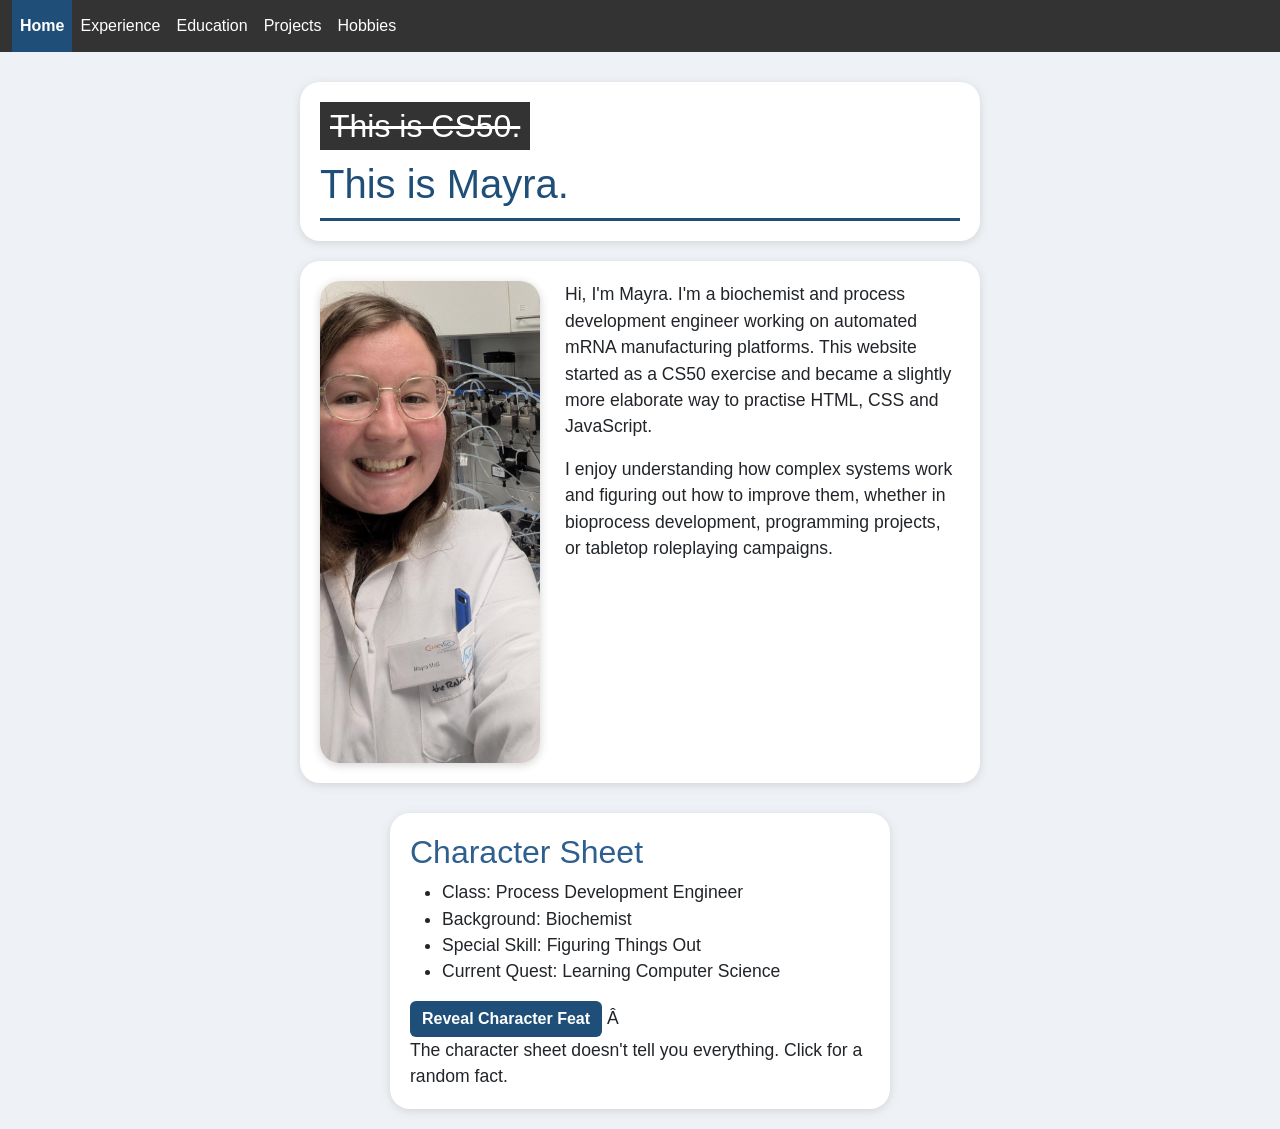
<file: index.html>
<!DOCTYPE html>

<html lang="en">
    <head>
        <meta name="viewport" content="width=device-width, initial-scale=1">
        <link href="https://cdn.jsdelivr.net/npm/bootstrap@5.3.8/dist/css/bootstrap.min.css" rel="stylesheet" integrity="sha384-sRIl4kxILFvY47J16cr9ZwB07vP4J8+LH7qKQnuqkuIAvNWLzeN8tE5YBujZqJLB" crossorigin="anonymous">
        <script src="https://cdn.jsdelivr.net/npm/bootstrap@5.3.8/dist/js/bootstrap.bundle.min.js" integrity="sha384-FKyoEForCGlyvwx9Hj09JcYn3nv7wiPVlz7YYwJrWVcXK/BmnVDxM+D2scQbITxI" crossorigin="anonymous"></script>
        <link href="styles.css" rel="stylesheet">
        <title>Mayra Explorer</title>
    </head>
    <body>
        <nav class="navbar navbar-expand-md navbar-dark sticky-top">
            <div class="container-fluid">
                <button class="navbar-toggler" type="button" data-bs-toggle="collapse" data-bs-target="#main-navigation">
                    <span class="navbar-toggler-icon"></span>
                </button>
                <div class="collapse navbar-collapse" id="main-navigation">
                    <ul class="navbar-nav">
                        <li class="nav-item">
                            <a class="nav-link active" href="index.html">Home</a>
                        </li>
                        <li class="nav-item">
                            <a class="nav-link" href="experience.html">Experience</a>
                        </li>
                        <li class="nav-item">
                            <a class="nav-link" href="education.html">Education</a>
                        </li>
                        <li class="nav-item">
                            <a class="nav-link" href="projects.html">Projects</a>
                        </li>
                        <li class="nav-item">
                            <a class="nav-link" href="hobbies.html">Hobbies</a>
                        </li>
                    </ul>
                </div>
            </div>
        </nav>
        <section>
            <div class="page-header">
                <h2 class="fun-header">This is CS50.</h2>
                <h1>This is Mayra.</h1>
            </div>
            <div class="intro-container">
                <img class ="profile-picture" src="fun_picture.jpg" alt="Picture of Mayra in lab coat">
                <div class="text-container">
                    <p>
                    Hi, I'm Mayra. I'm a biochemist and process development engineer working on automated
                    mRNA manufacturing platforms. This website started as a CS50 exercise and became a
                    slightly more elaborate way to practise HTML, CSS and JavaScript.
                    </p>
                    <p>
                    I enjoy understanding how complex systems work and figuring out how to improve them,
                    whether in bioprocess development, programming projects, or tabletop roleplaying
                    campaigns.
                    </p>
                </div>
            </div>
        </section>
        <section class = "character-sheet">
            <h2>Character Sheet</h2>
            <ul>
                <li>Class: Process Development Engineer</li>
                <li>Background: Biochemist</li>
                <li>Special Skill: Figuring Things Out</li>
                <li>Current Quest: Learning Computer Science</li>
            </ul>
            <button type="button" class="btn" id="random-fact-button">
            <b>Reveal Character Feat</b>
            </button>        
            <div id="fact-display">
            The character sheet doesn't tell you everything. Click for a random fact.
            </div>
        </section>
    <script src="scripts.js"></script>
    </body>
</html>
</file>
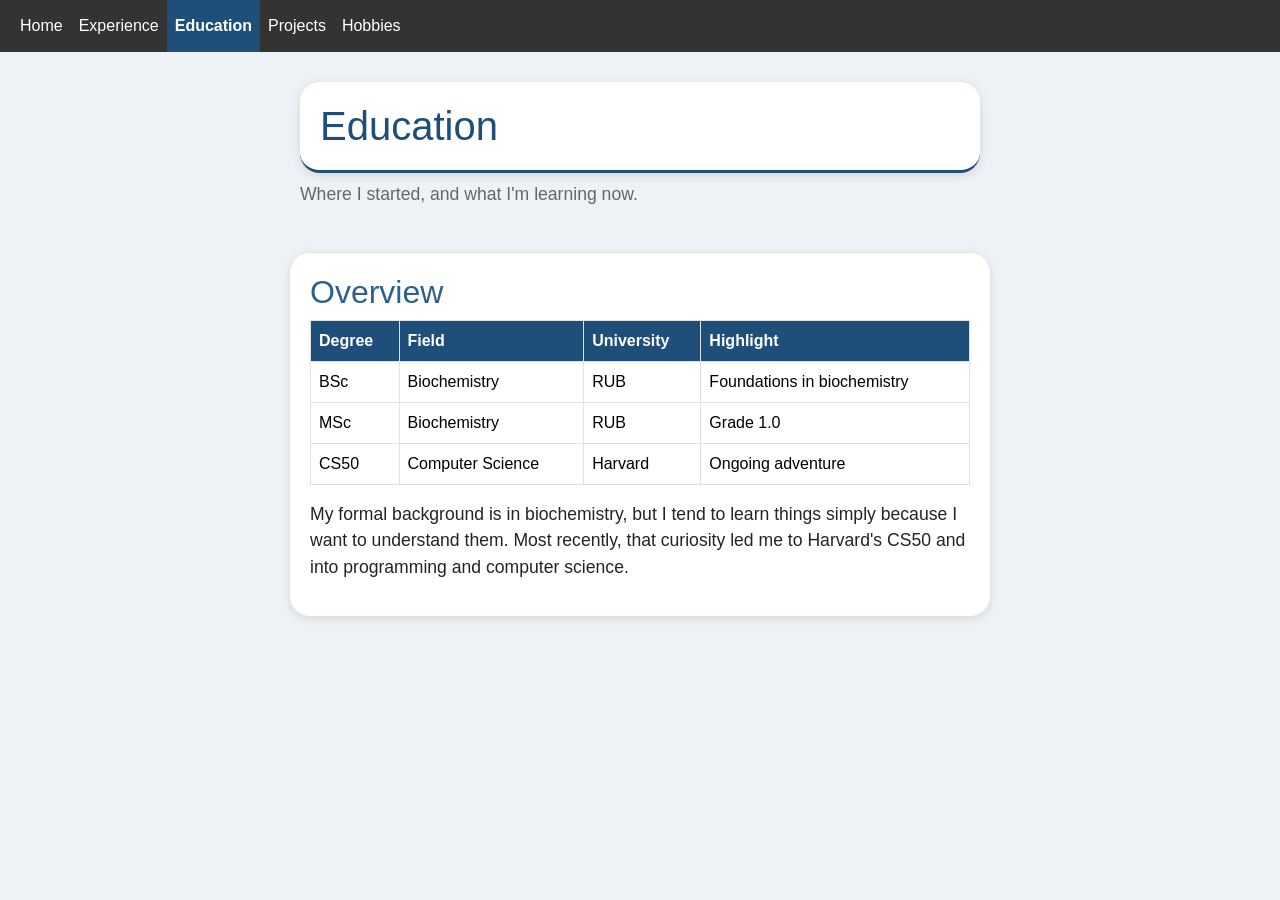
<file: education.html>
<!DOCTYPE html>

<html lang="en">
    <head>
        <meta name="viewport" content="width=device-width, initial-scale=1">
        <link href="https://cdn.jsdelivr.net/npm/bootstrap@5.3.8/dist/css/bootstrap.min.css" rel="stylesheet" integrity="sha384-sRIl4kxILFvY47J16cr9ZwB07vP4J8+LH7qKQnuqkuIAvNWLzeN8tE5YBujZqJLB" crossorigin="anonymous">
        <script src="https://cdn.jsdelivr.net/npm/bootstrap@5.3.8/dist/js/bootstrap.bundle.min.js" integrity="sha384-FKyoEForCGlyvwx9Hj09JcYn3nv7wiPVlz7YYwJrWVcXK/BmnVDxM+D2scQbITxI" crossorigin="anonymous"></script>
        <link href="styles.css" rel="stylesheet">
        <title>Education</title>
    </head>
    <body>
        <nav class="navbar navbar-expand-md navbar-dark sticky-top">
            <div class="container-fluid">
                <button class="navbar-toggler" type="button" data-bs-toggle="collapse" data-bs-target="#main-navigation">
                    <span class="navbar-toggler-icon"></span>
                </button>
                <div class="collapse navbar-collapse" id="main-navigation">
                    <ul class="navbar-nav">
                        <li class="nav-item">
                            <a class="nav-link" href="index.html">Home</a>
                        </li>
                        <li class="nav-item">
                            <a class="nav-link" href="experience.html">Experience</a>
                        </li>
                        <li class="nav-item">
                            <a class="nav-link active" href="education.html">Education</a>
                        </li>
                        <li class="nav-item">
                            <a class="nav-link" href="projects.html">Projects</a>
                        </li>
                        <li class="nav-item">
                            <a class="nav-link" href="hobbies.html">Hobbies</a>
                        </li>
                    </ul>
                </div>
            </div>
        </nav>
        <section>
            <h1 class="page-header">Education</h1>
            <p class="subline">
            Where I started, and what I'm learning now.
            </p>
        </section>
        <section class="education-table">
            <h2>Overview</h2>
            <div class="table-responsive">
                <table class="table table-hover table-bordered">
                    <thead>
                        <tr>
                            <th>Degree</th>
                            <th>Field</th>
                            <th>University</th>
                            <th>Highlight</th>
                        </tr>
                    </thead>
                    <tbody>
                        <tr>
                            <td>BSc</td>
                            <td>Biochemistry</td>
                            <td>RUB</td>
                            <td>Foundations in biochemistry</td>
                        </tr>
                        <tr>
                            <td>MSc</td>
                            <td>Biochemistry</td>
                            <td>RUB</td>
                            <td>Grade 1.0</td>
                        </tr>
                        <tr>
                            <td>CS50</td>
                            <td>Computer Science</td>
                            <td>Harvard</td>
                            <td>Ongoing adventure</td>
                        </tr>
                    </tbody>
                </table>
            </div>
            <p>
            My formal background is in biochemistry, but I tend to learn things simply because I want
            to understand them. Most recently, that curiosity led me to Harvard's CS50 and into
            programming and computer science.
            </p>
        </section>
    </body>
</html>
</file>
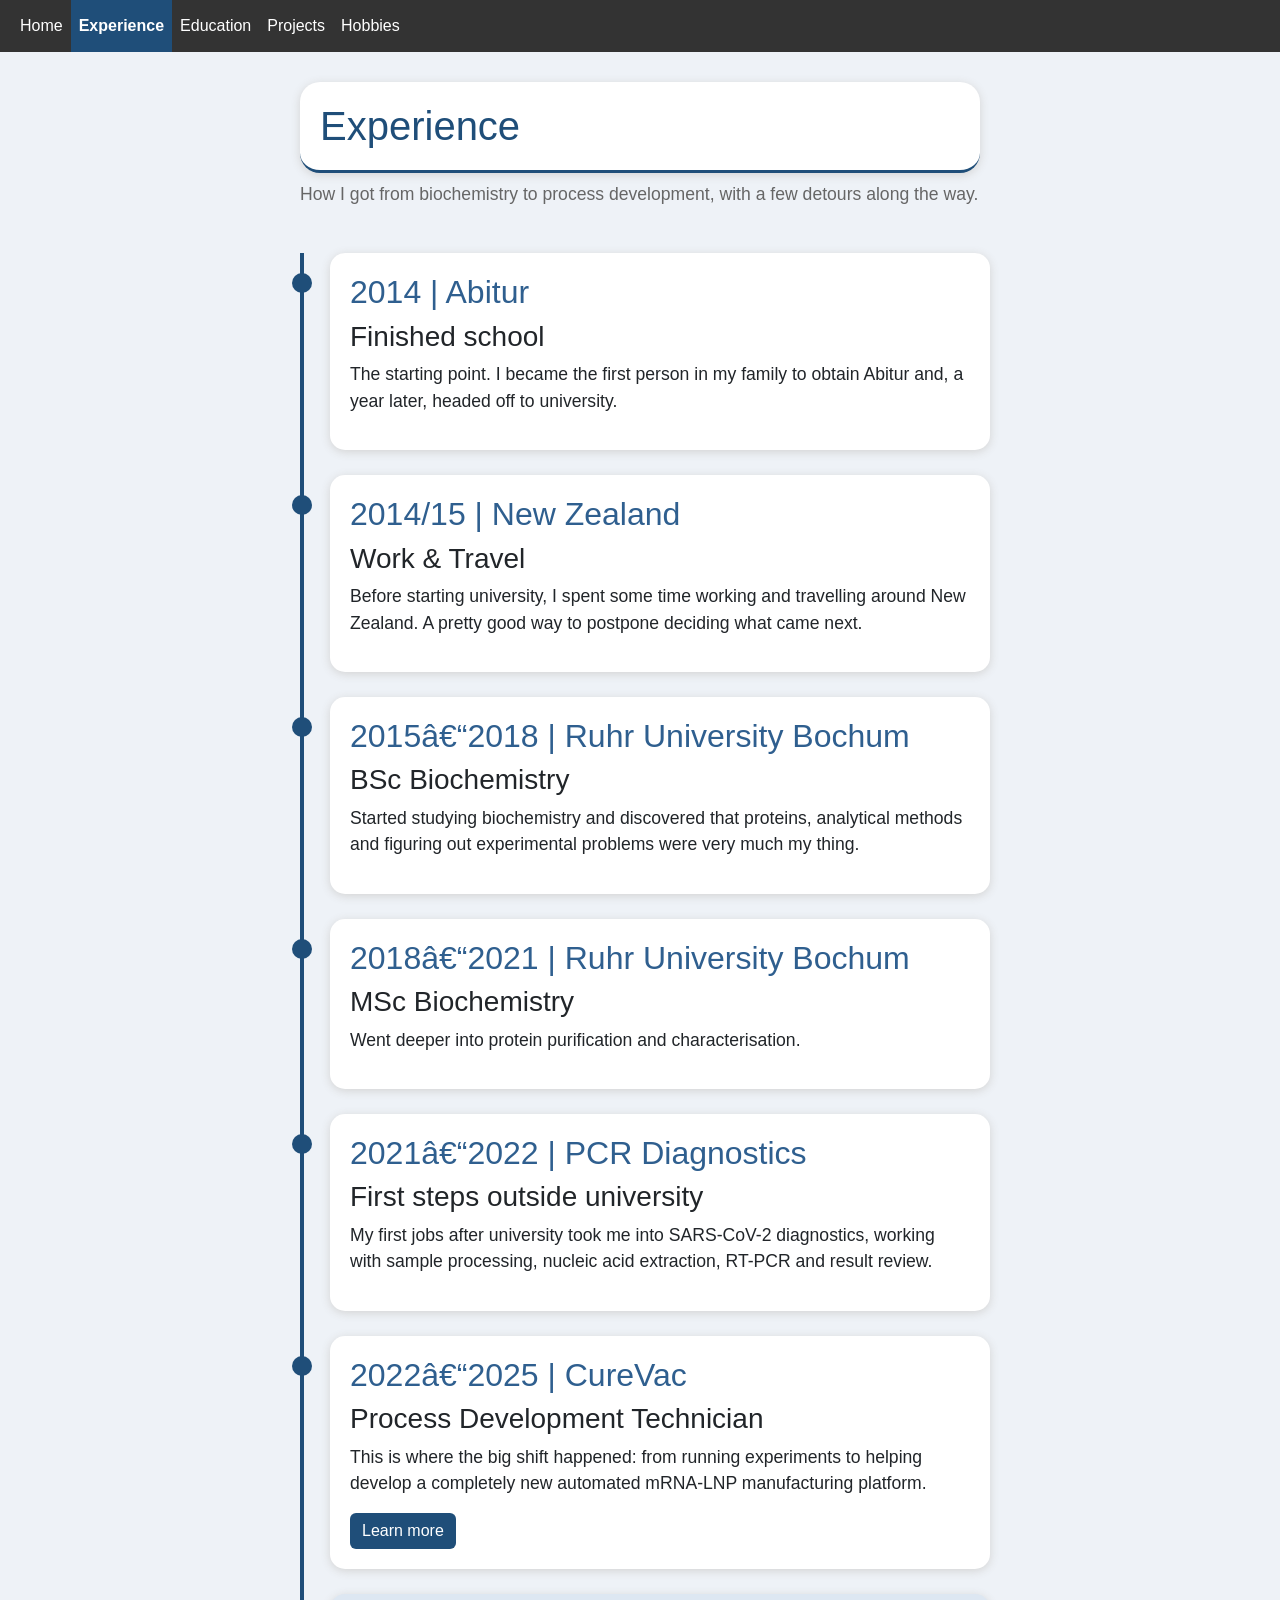
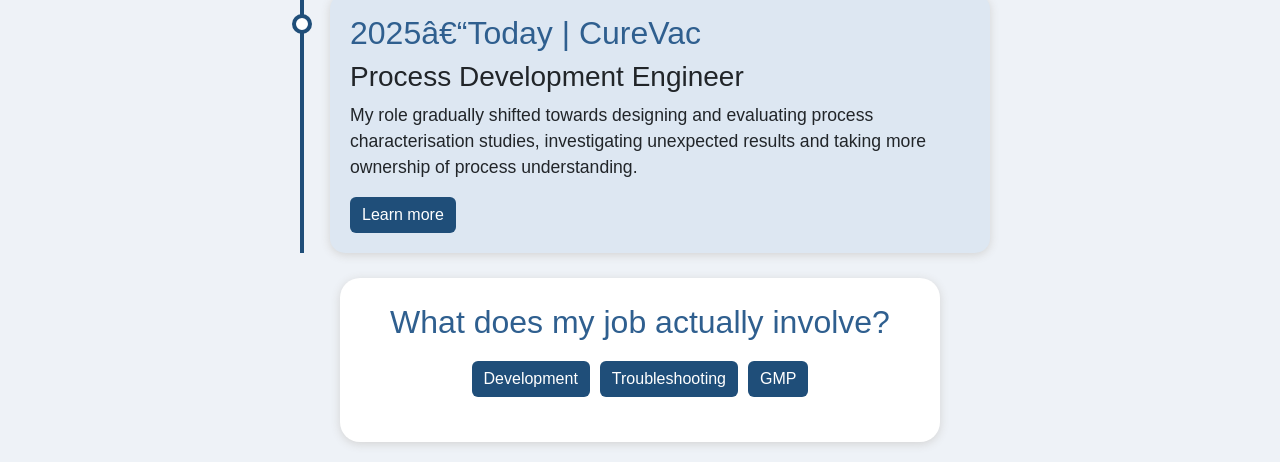
<file: experience.html>
<!DOCTYPE html>

<html lang="en">
    <head>
        <meta name="viewport" content="width=device-width, initial-scale=1">
        <link href="https://cdn.jsdelivr.net/npm/bootstrap@5.3.8/dist/css/bootstrap.min.css" rel="stylesheet" integrity="sha384-sRIl4kxILFvY47J16cr9ZwB07vP4J8+LH7qKQnuqkuIAvNWLzeN8tE5YBujZqJLB" crossorigin="anonymous">
        <script src="https://cdn.jsdelivr.net/npm/bootstrap@5.3.8/dist/js/bootstrap.bundle.min.js" integrity="sha384-FKyoEForCGlyvwx9Hj09JcYn3nv7wiPVlz7YYwJrWVcXK/BmnVDxM+D2scQbITxI" crossorigin="anonymous"></script>
        <link href="styles.css" rel="stylesheet">
        <title>Experience</title>
    </head>
    <body>
        <nav class="navbar navbar-expand-md navbar-dark sticky-top">
            <div class="container-fluid">
                <button class="navbar-toggler" type="button" data-bs-toggle="collapse" data-bs-target="#main-navigation">
                    <span class="navbar-toggler-icon"></span>
                </button>
                <div class="collapse navbar-collapse" id="main-navigation">
                    <ul class="navbar-nav">
                        <li class="nav-item">
                            <a class="nav-link" href="index.html">Home</a>
                        </li>
                        <li class="nav-item">
                            <a class="nav-link active" href="experience.html">Experience</a>
                        </li>
                        <li class="nav-item">
                            <a class="nav-link" href="education.html">Education</a>
                        </li>
                        <li class="nav-item">
                            <a class="nav-link" href="projects.html">Projects</a>
                        </li>
                        <li class="nav-item">
                            <a class="nav-link" href="hobbies.html">Hobbies</a>
                        </li>
                    </ul>
                </div>
            </div>
        </nav>
        <section>
            <h1 class="page-header">Experience</h1>
            <p class="subline">
            How I got from biochemistry to process development, with a few detours along the way.
            </p>
        </section>

        <div class="timeline">
            <div class="timeline-item">
                <div class="content">
                <h2>2014 | Abitur</h2>
                <h3>Finished school</h3>
                <p>The starting point. I became the first person in my family
                    to obtain Abitur and, a year later, headed off to university.</p>
                </div>
            </div>
            <div class="timeline-item">
                <div class="content">
                <h2>2014/15 | New Zealand</h2>
                <h3>Work & Travel</h3>
                <p>Before starting university, I spent some time working and travelling around New Zealand.
                    A pretty good way to postpone deciding what came next.</p>
                </div>
            </div>
            <div class="timeline-item">
                <div class="content">
                <h2>2015–2018 | Ruhr University Bochum</h2>
                <h3>BSc Biochemistry</h3>
                <p>Started studying biochemistry and discovered that proteins, analytical methods and
                    figuring out experimental problems were very much my thing.</p>
                </div>
            </div>
            <div class="timeline-item">
                <div class="content">
                <h2>2018–2021 | Ruhr University Bochum</h2>
                <h3>MSc Biochemistry</h3>
                <p>Went deeper into protein purification and characterisation.</p>
                </div>
            </div>
            <div class="timeline-item">
                <div class="content">
                <h2>2021–2022 | PCR Diagnostics</h2>
                <h3>First steps outside university</h3>
                <p>My first jobs after university took me into SARS-CoV-2 diagnostics, working with sample
                    processing, nucleic acid extraction, RT-PCR and result review.</p>
                </div>
            </div>
            <div class="timeline-item">
                <div class="content">
                <h2>2022–2025 | CureVac</h2>
                <h3>Process Development Technician</h3>
                <p>This is where the big shift happened: from running experiments
                    to helping develop a completely new automated mRNA-LNP manufacturing platform.</p>
                <button type="button" class="btn" data-bs-toggle="collapse" data-bs-target="#technician-info">Learn more</button>
                <div id="technician-info" class="collapse">
                    <div class="content-details">
                        <p>
                        I joined the project when the platform was still very much in development, so there was
                        plenty to figure out. My work ranged from running development and pilot-scale studies to
                        working on automated process sequences, analysing data and troubleshooting things that
                        did not behave as expected.
                        </p>
                        <p>
                        Over time, the focus increasingly shifted towards getting the platform ready for GMP
                        manufacturing. That meant qualification activities, SOPs, operator training and eventually
                        supporting PQ runs. Somewhere along the way, I learned that getting a process to work and
                        getting it ready for GMP manufacturing are two very different challenges.
                        </p>
                    </div>
                </div>
                </div>
            </div>
            <div class="timeline-item">
                <div class="content">
                <h2>2025–Today | CureVac</h2>
                <h3>Process Development Engineer</h3>
                <p>My role gradually shifted towards designing and evaluating process characterisation studies,
                    investigating unexpected results and taking more ownership of process understanding.</p>
                <button type="button" class="btn" data-bs-toggle="collapse" data-bs-target="#engineer-info">Learn more</button>
                <div id="engineer-info" class="collapse">
                    <div class="content-details">
                        <p>
                        My role sits somewhere between experimental science, process engineering and detective
                        work. I design and evaluate process characterisation studies, dig into process and
                        analytical data, and investigate results that do not behave quite as expected.
                        </p>
                        <p>
                        A particular focus has become filtration, especially TFF and BBR. As SME, I support troubleshooting,
                        process optimisation and technical investigations, often working across development, analytics and
                        manufacturing when the answer needs more than one perspective.
                        </p>
                        <p>
                        Probably my favourite part is the moment when a messy dataset or unexpected result
                        finally starts to make sense.
                        </p>
                    </div>
                </div>
                </div>
            </div>
        </div>
        <section class="job-explorer">
            <h2>What does my job actually involve?</h2>
                <div class="button-container">
                    <button type="button" class="btn" id="development-button">
                    Development
                    </button>
                    <button type="button" class="btn" id="troubleshooting-button">
                    Troubleshooting
                    </button>
                    <button type="button" class="btn" id="gmp-button">
                    GMP
                    </button>
                </div>
                <div>
                    <div id="exp-display"></div>
                </div>
        </section>
    <script src="scripts.js"></script>
    </body>
</html>
</file>
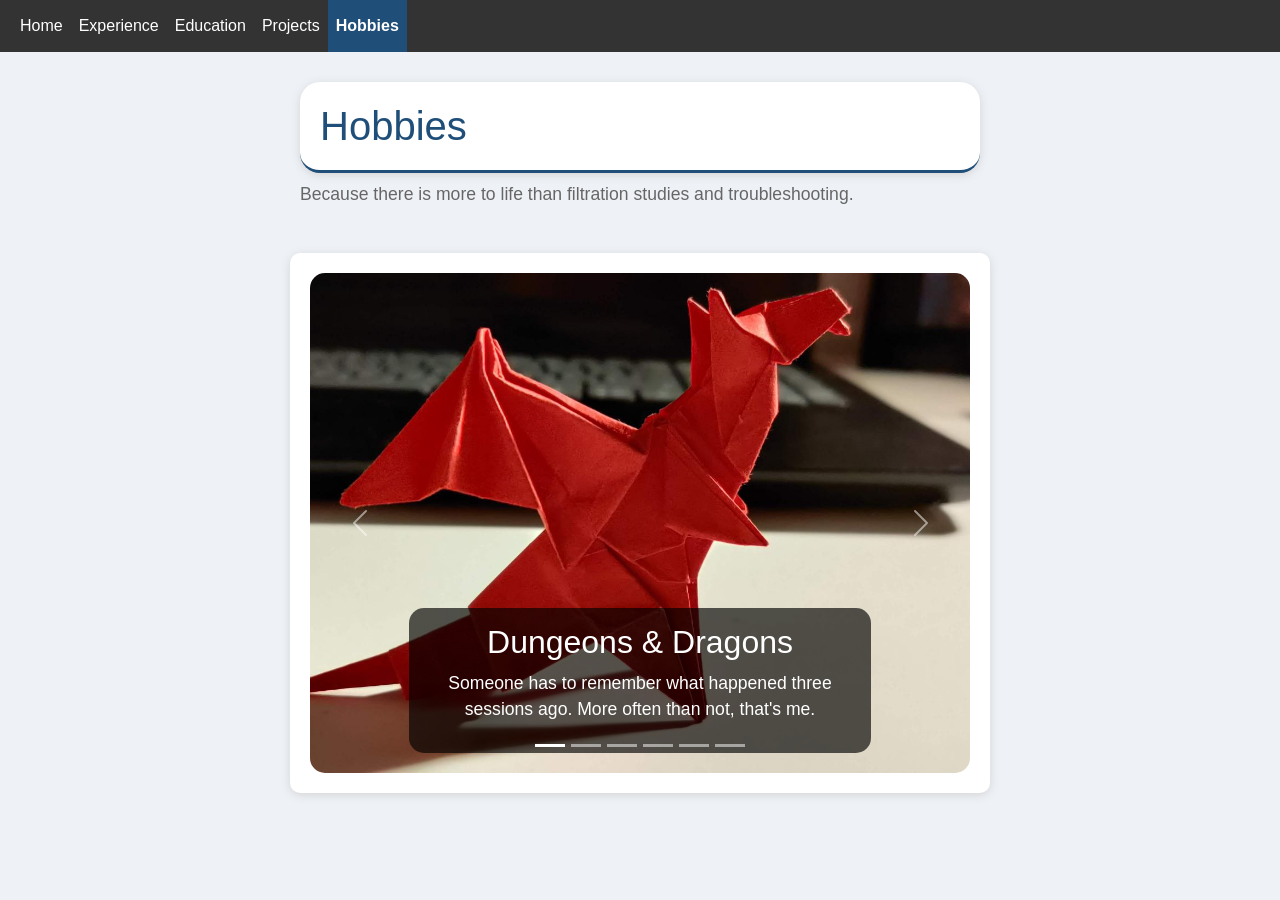
<file: hobbies.html>
<!DOCTYPE html>

<html lang="en">
    <head>
        <meta name="viewport" content="width=device-width, initial-scale=1">
        <link href="https://cdn.jsdelivr.net/npm/bootstrap@5.3.8/dist/css/bootstrap.min.css" rel="stylesheet" integrity="sha384-sRIl4kxILFvY47J16cr9ZwB07vP4J8+LH7qKQnuqkuIAvNWLzeN8tE5YBujZqJLB" crossorigin="anonymous">
        <script src="https://cdn.jsdelivr.net/npm/bootstrap@5.3.8/dist/js/bootstrap.bundle.min.js" integrity="sha384-FKyoEForCGlyvwx9Hj09JcYn3nv7wiPVlz7YYwJrWVcXK/BmnVDxM+D2scQbITxI" crossorigin="anonymous"></script>
        <link href="styles.css" rel="stylesheet">
        <title>Hobbies</title>
    </head>
    <body>
        <nav class="navbar navbar-expand-md navbar-dark sticky-top">
            <div class="container-fluid">
                <button class="navbar-toggler" type="button" data-bs-toggle="collapse" data-bs-target="#main-navigation">
                    <span class="navbar-toggler-icon"></span>
                </button>
                <div class="collapse navbar-collapse" id="main-navigation">
                    <ul class="navbar-nav">
                        <li class="nav-item">
                            <a class="nav-link" href="index.html">Home</a>
                        </li>
                        <li class="nav-item">
                            <a class="nav-link" href="experience.html">Experience</a>
                        </li>
                        <li class="nav-item">
                            <a class="nav-link" href="education.html">Education</a>
                        </li>
                        <li class="nav-item">
                            <a class="nav-link" href="projects.html">Projects</a>
                        </li>
                        <li class="nav-item">
                            <a class="nav-link active" href="hobbies.html">Hobbies</a>
                        </li>
                    </ul>
                </div>
            </div>
        </nav>
        <section>
            <h1 class="page-header">Hobbies</h1>
            <p class="subline">
            Because there is more to life than filtration studies and troubleshooting.
            </p>
        </section>
        <section class="hobby-carousel">
            <!-- Carousel -->
            <div id="demo" class="carousel slide" data-bs-ride="carousel">

            <!-- Indicators/dots -->
            <div class="carousel-indicators">
                <button type="button" data-bs-target="#demo" data-bs-slide-to="0" class="active"></button>
                <button type="button" data-bs-target="#demo" data-bs-slide-to="1"></button>
                <button type="button" data-bs-target="#demo" data-bs-slide-to="2"></button>
                <button type="button" data-bs-target="#demo" data-bs-slide-to="3"></button>
                <button type="button" data-bs-target="#demo" data-bs-slide-to="4"></button>
                <button type="button" data-bs-target="#demo" data-bs-slide-to="5"></button>
            </div>

            <!-- The slideshow/carousel -->
            <div class="carousel-inner">
                <div class="carousel-item active">
                <img src="dragon.jpg" alt="Origami Dragon" class="d-block">
                <div class="carousel-caption">
                    <h2>Dungeons & Dragons</h2>
                    <p>Someone has to remember what happened three sessions ago. More often than not, that's me.</p>
                </div>
                </div>
                <div class="carousel-item">
                <img src="puzzle.jpg" alt="Puzzle" class="d-block">
                <div class="carousel-caption">
                    <h2>Puzzles</h2>
                    <p>Apparently I enjoy solving problems enough that I also do it recreationally.</p>
                </div>
                </div>
                <div class="carousel-item">
                <img src="coding.jpg" alt="Rubik's Cube" class="d-block">
                <div class="carousel-caption">
                    <h2>Programming</h2>
                    <p>I started CS50 out of curiosity and somehow ended up building this website along the way.</p>
                </div>
                </div>
                <div class="carousel-item">
                <img src="bread.jpg" alt="Bread" class="d-block">
                <div class="carousel-caption">
                    <h2>Baking</h2>
                    <p>Still experimenting, still learning, and occasionally producing something that disappears surprisingly quickly.</p>
                </div>
                </div>
                <div class="carousel-item">
                <img src="crochet.jpg" alt="Crochet work" class="d-block">
                <div class="carousel-caption">
                    <h2>Crochet</h2>
                    <p>Supposedly relaxing, although that depends heavily on whether I have to undo the last three rows.</p>
                </div>
                </div>
                <div class="carousel-item">
                <img src="climbing.jpg" alt="Climbing Gym" class="d-block">
                <div class="carousel-caption">
                    <h2>Climbing</h2>
                    <p>Part exercise, part problem solving, and part convincing myself that the next move is much less terrifying than it looks.</p>
                </div>
                </div>
            </div>

            <!-- Left and right controls/icons -->
            <button class="carousel-control-prev" type="button" data-bs-target="#demo" data-bs-slide="prev">
                <span class="carousel-control-prev-icon"></span>
            </button>
            <button class="carousel-control-next" type="button" data-bs-target="#demo" data-bs-slide="next">
                <span class="carousel-control-next-icon"></span>
            </button>
            </div>
        </section>
    </body>
</html>
</file>
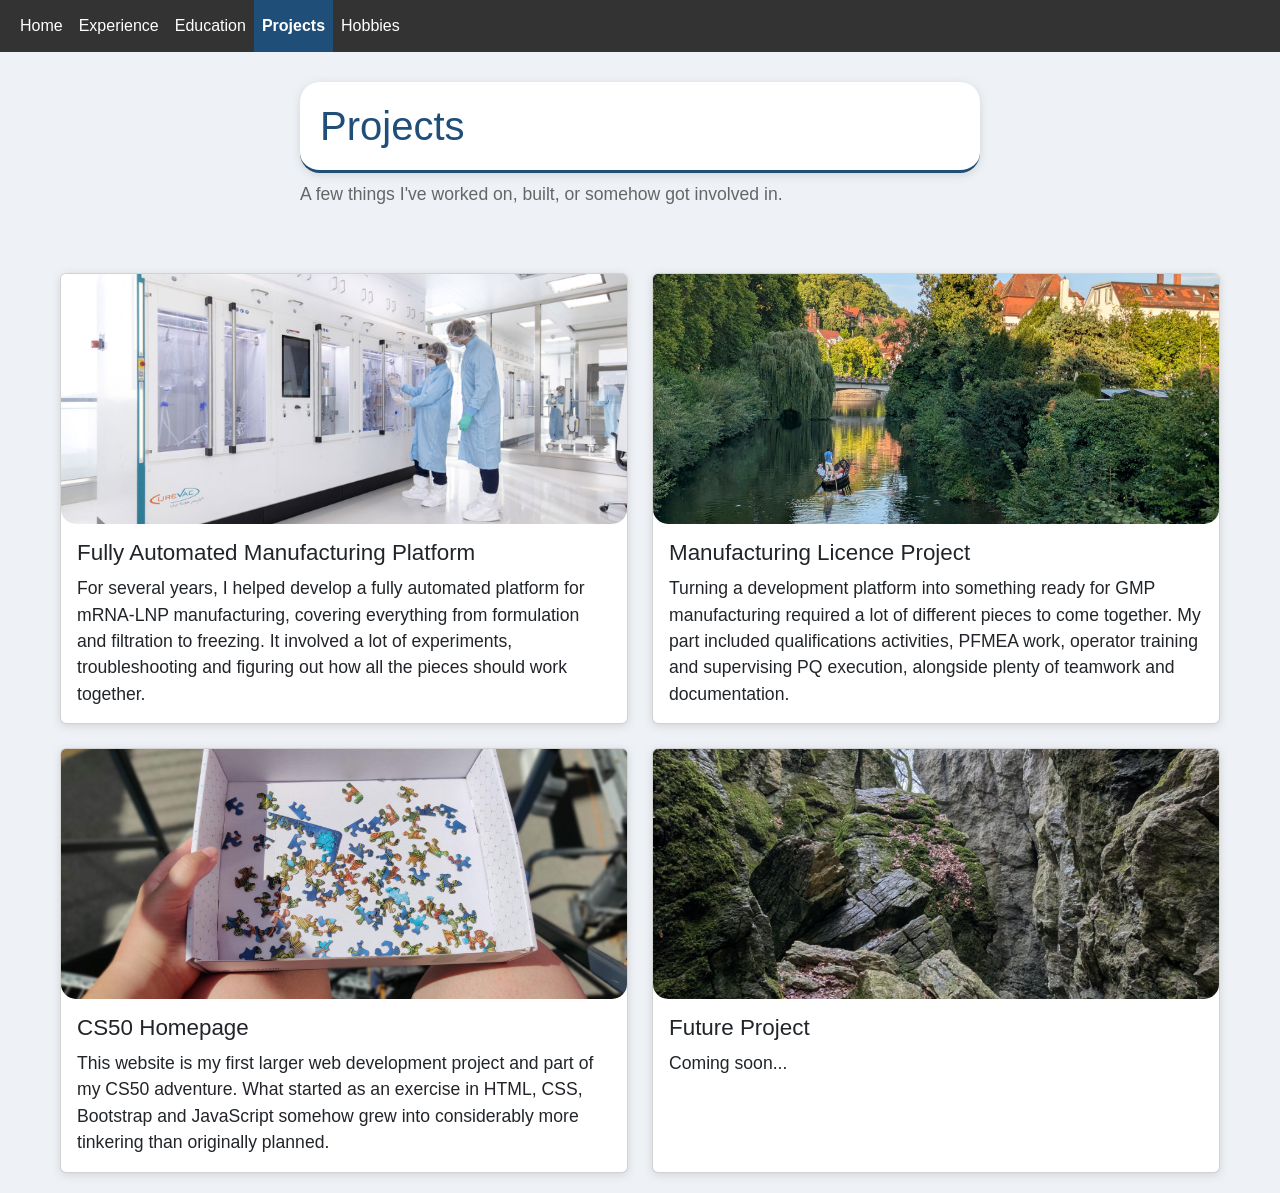
<file: projects.html>
<!DOCTYPE html>

<html lang="en">
    <head>
        <meta name="viewport" content="width=device-width, initial-scale=1">
        <link href="https://cdn.jsdelivr.net/npm/bootstrap@5.3.8/dist/css/bootstrap.min.css" rel="stylesheet" integrity="sha384-sRIl4kxILFvY47J16cr9ZwB07vP4J8+LH7qKQnuqkuIAvNWLzeN8tE5YBujZqJLB" crossorigin="anonymous">
        <script src="https://cdn.jsdelivr.net/npm/bootstrap@5.3.8/dist/js/bootstrap.bundle.min.js" integrity="sha384-FKyoEForCGlyvwx9Hj09JcYn3nv7wiPVlz7YYwJrWVcXK/BmnVDxM+D2scQbITxI" crossorigin="anonymous"></script>
        <link href="styles.css" rel="stylesheet">
        <title>Projects</title>
    </head>
    <body>
        <nav class="navbar navbar-expand-md navbar-dark sticky-top">
            <div class="container-fluid">
                <button class="navbar-toggler" type="button" data-bs-toggle="collapse" data-bs-target="#main-navigation">
                    <span class="navbar-toggler-icon"></span>
                </button>
                <div class="collapse navbar-collapse" id="main-navigation">
                    <ul class="navbar-nav">
                        <li class="nav-item">
                            <a class="nav-link" href="index.html">Home</a>
                        </li>
                        <li class="nav-item">
                            <a class="nav-link" href="experience.html">Experience</a>
                        </li>
                        <li class="nav-item">
                            <a class="nav-link" href="education.html">Education</a>
                        </li>
                        <li class="nav-item">
                            <a class="nav-link active" href="projects.html">Projects</a>
                        </li>
                        <li class="nav-item">
                            <a class="nav-link" href="hobbies.html">Hobbies</a>
                        </li>
                    </ul>
                </div>
            </div>
        </nav>
        <section>
            <h1 class="page-header">Projects</h1>
            <p class="subline">
                A few things I've worked on, built, or somehow got involved in.
            </p>
        </section>
        <div class="container-project">
            <div class="row g-4">
                <div class="col-md-6">
                    <div class="card h-100">
                        <img class="card-img-top" src="printer.jpg" alt="Automated manufacturing platform">
                        <div class="card-body">
                            <h2 class="card-title">Fully Automated Manufacturing Platform</h2>
                            <p class="card-text">
                                For several years, I helped develop a fully automated platform for mRNA-LNP
                                manufacturing, covering everything from formulation and filtration to freezing. It involved
                                a lot of experiments, troubleshooting and figuring out how all the pieces should work together.
                            </p>
                        </div>
                    </div>
                </div>
                <div class="col-md-6">
                    <div class="card h-100">
                        <img class="card-img-top" src="tuebingen.jpg" alt="View of Tübingen">
                        <div class="card-body">
                            <h2 class="card-title">Manufacturing Licence Project</h2>
                            <p class="card-text">
                                Turning a development platform into something ready for GMP manufacturing required a
                                lot of different pieces to come together. My part included qualifications activities, PFMEA work, operator training
                                and supervising PQ execution, alongside plenty of teamwork and documentation.
                            </p>
                        </div>
                    </div>
                </div>
                <div class="col-md-6">
                    <div class="card h-100">
                        <img class="card-img-top" src="puzzle_homepage.jpg" alt="Box with puzzle pieces">
                        <div class="card-body">
                            <h2 class="card-title">CS50 Homepage</h2>
                            <p class="card-text">
                                This website is my first larger web development project and part of my CS50 adventure.
                                What started as an exercise in HTML, CSS, Bootstrap and JavaScript somehow grew into
                                considerably more tinkering than originally planned.
                            </p>
                        </div>
                    </div>
                </div>
                <div class="col-md-6">
                    <div class="card h-100">
                        <img class="card-img-top" src="future_blocked.jpg" alt="Path with large boulders">
                        <div class="card-body">
                            <h2 class="card-title">Future Project</h2>
                            <p class="card-text">
                                Coming soon...
                            </p>
                        </div>
                    </div>
                </div>
            </div>
        </div>
    </body>
</html>
</file>
<file: styles.css>
/* =====================
GLOBAL STYLING
===================== */

/* NAVIGATION */
nav {
    position: sticky;
    top: 0;
    z-index: 1000;
    background-color: #333333;
}

.navbar {
    background-color: #333333;
    padding: 0;
}

.navbar .nav-link {
    color: white;
    padding: 14px 16px;
}

.navbar .nav-link:hover {
    background-color: #111111;
    color: white;
}

.navbar .nav-link.active {
    background-color: #1F4E79;
    color: white;
    font-weight: bold;
}

/* PAGE HEADER STYLE */
.page-header{
    background: white;
    padding: 20px;
    border-radius: 20px;
    box-shadow: 0px 2px 10px lightgray;
}

.page-header h1{
    color: #1F4E79;
    margin-bottom: 5px;
}

.subline{
    color: #666666;
    margin-top: 0;
}



/* TEXT STYLE */
body{
    font-family: Arial, sans-serif;
    background-color: #eef2f7;
}

h1{
    color: #1F4E79;
    border-bottom: 3px solid #1F4E79;
    padding-bottom: 10px;
}

h2{
    color: #2f5f8f;
}

p{
    line-height: 1.5;
    font-size: 1.1rem;
}

/* WHITESPACE & COMPPSITION*/
section{
    margin-bottom: 20px;
    margin-top: 20px;
    padding: 10px;
}

/* Line Length & Centering*/
section{
    max-width: 700px;
    margin-left: auto;
    margin-right: auto;
}

/* IMAGES*/
img{
    max-width: 700px;
    border-radius: 15px;
}

/* BUTTONS*/
.btn{
    background-color: #1F4E79;
    color: white;
    border: none;
}

.btn:hover{
    background-color: pink;
    color: white;
}


/* Individual Page Styling*/

/* =====================
   HOMEPAGE
   ===================== */

/* Header */
.page-header{
    background-color: white;
    padding: 20px;
    border-radius: 20px;
    box-shadow: 0px 2px 10px lightgray;
}

.page-header h1{
    color: #1F4E79;
    margin: 0;
    padding-bottom: 10px;
}

.fun-header{
    background-color: #333333;
    color: white;
    text-decoration-line: line-through;
    display: inline-block;
    margin: 0 0 10px 0;
    padding: 5px 10px;
}

/* Introduction */
.intro-container{
    display: flex;
    align-items: flex-start;
    gap: 25px;
    background-color: white;
    border-radius: 20px;
    box-shadow: 0px 2px 10px lightgray;
    padding: 20px;
    margin-top: 20px;
}

.text-container{
    flex: 1;
}

/* Profile picture */
.profile-picture{
    width: 220px;
    max-width: 40%;
    height: auto;
    flex-shrink: 0;
    border-radius: 20px;
    box-shadow: 0px 2px 10px lightgray;
}

/* Character Sheet */
.character-sheet{
    background-color: white;
    border-radius: 20px;
    padding: 20px;
    box-shadow: 0px 2px 10px lightgray;
    max-width: 500px;
    font-size: 1.1rem;
}


/* =====================
   EXPERIENCE PAGE
   ===================== */
/* Timeline*/
   .timeline {
    max-width: 700px;
    margin: auto;
    position: relative;
    padding-left: 40px;
}

.timeline::before {
    content: "";
    position: absolute;
    left: 10px;
    top: 0;
    bottom: 0;
    width: 4px;
    background-color: #1F4E79;
}

.timeline-item {
    position: relative;
    margin-bottom: 25px;
}

.timeline-item::before {
    content: "";
    position: absolute;
    left: -38px;
    top: 20px;
    width: 20px;
    height: 20px;
    background-color: #1F4E79;
    border-radius: 50%;
}

.timeline .content {
    background-color: white;
    padding: 20px;
    border-radius: 15px;
    box-shadow: 0px 2px 10px lightgray;
}

.timeline-item:last-child .content {
    background-color: #dde7f2;
}

.timeline-item:last-child::before {
    background-color: white;
    border: 4px solid #1F4E79;
    box-sizing: border-box;
}

.content-details{
margin-top: 15px;
padding-top: 15px;
border-top: 1px solid #b8c9da;
}

/* Explorer buttons*/
.job-explorer{
    background-color: white;
    border-radius: 20px;
    padding: 25px;
    box-shadow: 0px 2px 10px lightgray;
    max-width: 600px;
    text-align: center;
}

.button-container{
    display: flex;
    justify-content: center;
    gap: 10px;
    margin-top: 20px;
    margin-bottom: 20px;
}

#exp-header{
    margin-top: 0;
    margin-bottom: 10px;
}

#exp-display{
    margin-bottom: 0;
}

/* =====================
   EDUCATION PAGE
   ===================== */
.education-table{
    background-color: white;
    padding: 20px;
    border-radius: 20px;
    box-shadow: 0px 2px 10px lightgray;
    overflow: hidden;
}

.table-responsive{
    width: 100%;
    overflow-x: auto;
}

.table thead th{
    background-color: #1F4E79;
    color: white;
}

.education-table .table-hover tbody tr:hover > *{
    background-color: #dde7f2;
}

/* =====================
   PROJECTS PAGE
   ===================== */
.container-project{
    max-width: 1200px;
    margin: auto;
    padding: 20px;
}

   .card {
height: 100%;
box-shadow: 0px 2px 10px lightgray;
}

.card-title{
font-size: 1.4rem;
}

.card:hover{
transform: translateY(-5px);
}

.card-img-top{
height: 250px;
object-fit: cover;
}

/* =====================
   HOBBIES PAGE
   ===================== */
.carousel-item img{
    width: 100%;
    height: 500px;
    object-fit: cover;
    border-radius: 15px;
}

.carousel-caption{
    background-color: rgba(0,0,0,0.65);
    border-radius: 15px;
    padding: 15px;
    max-width: 600px;
    margin: auto;
}

.carousel-caption h2{
    color: white;
}

.hobby-carousel{
    background-color: white;
    padding: 20px;
    border-radius: 10px;
    box-shadow: 0px 2px 10px lightgray;
}

/* =====================
   MOBILE
   ===================== */

@media screen and (max-width: 600px) {

    /* Navigation */
    .navbar {
        padding: 6px 10px;
    }

    .navbar-toggler {
        padding: 3px 7px;
        margin: 0;
        border: none;
        box-shadow: none;
    }

    .navbar-toggler-icon {
        width: 22px;
        height: 22px;
    }

    .navbar-collapse {
        width: 100%;
        margin-top: 8px;
    }

    .navbar-nav {
        width: 100%;
    }

    .navbar .nav-link {
        padding: 10px 14px;
    }

    /* General page width */
    section {
        width: calc(100% - 30px);
        margin-left: auto;
        margin-right: auto;
    }

    /* Homepage */
    .intro-container {
        flex-direction: column;
    }

    .profile-picture {
        width: 100%;
        max-width: 300px;
        margin: 0 auto;
    }

    /* Experience */
    .timeline {
        width: calc(100% - 30px);
        padding-left: 35px;
    }

    /* Hobbies */
    .carousel-item img{
        height: 350px;
    }
}
</file>
